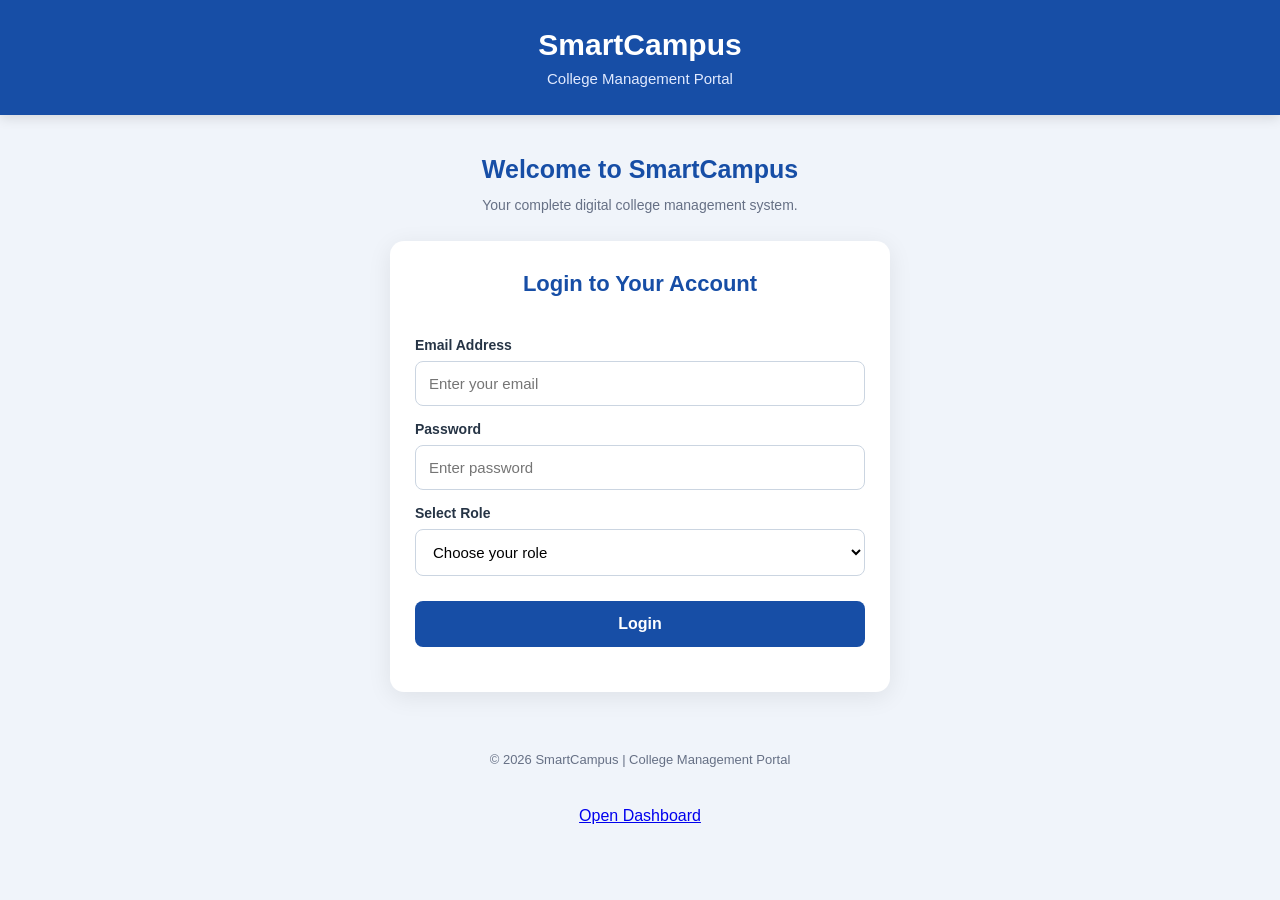
<file: index.html>
<!DOCTYPE html>
<html lang="en">
<head>
    <meta charset="UTF-8">
    <meta name="viewport" content="width=device-width, initial-scale=1.0">
    <title>SmartCampus - College Portal</title>
    <link rel="stylesheet" href="style.css">
</head>
<body>

    <header class="header">
        <h1>SmartCampus</h1>
        <p>College Management Portal</p>
    </header>

    <main class="container">

        <section class="welcome">
            <h2>Welcome to SmartCampus</h2>
            <p>Your complete digital college management system.</p>
        </section>

        <section class="login-section">
            <h2>Login to Your Account</h2>

            <form id="loginForm">

                <label>Email Address</label>
                <input type="email" id="email"
                    placeholder="Enter your email" required>

                <label>Password</label>
                <input type="password" id="password"
                    placeholder="Enter password" required>

                <label>Select Role</label>
                <select id="role" required>
                    <option value="">Choose your role</option>
                    <option value="admin">Admin</option>
                    <option value="teacher">Teacher</option>
                    <option value="student">Student</option>
                </select>

                <button type="submit">Login</button>

            </form>

            <p id="message"></p>
        </section>

    </main>

    <footer>
        <p>© 2026 SmartCampus | College Management Portal</p>
    </footer>

    <script src="script.js"></script>
  <p style="text-align:center; margin:20px;">
    <a href="dashboard.html">Open Dashboard</a>
  </p>
</body>
</html>
</file>
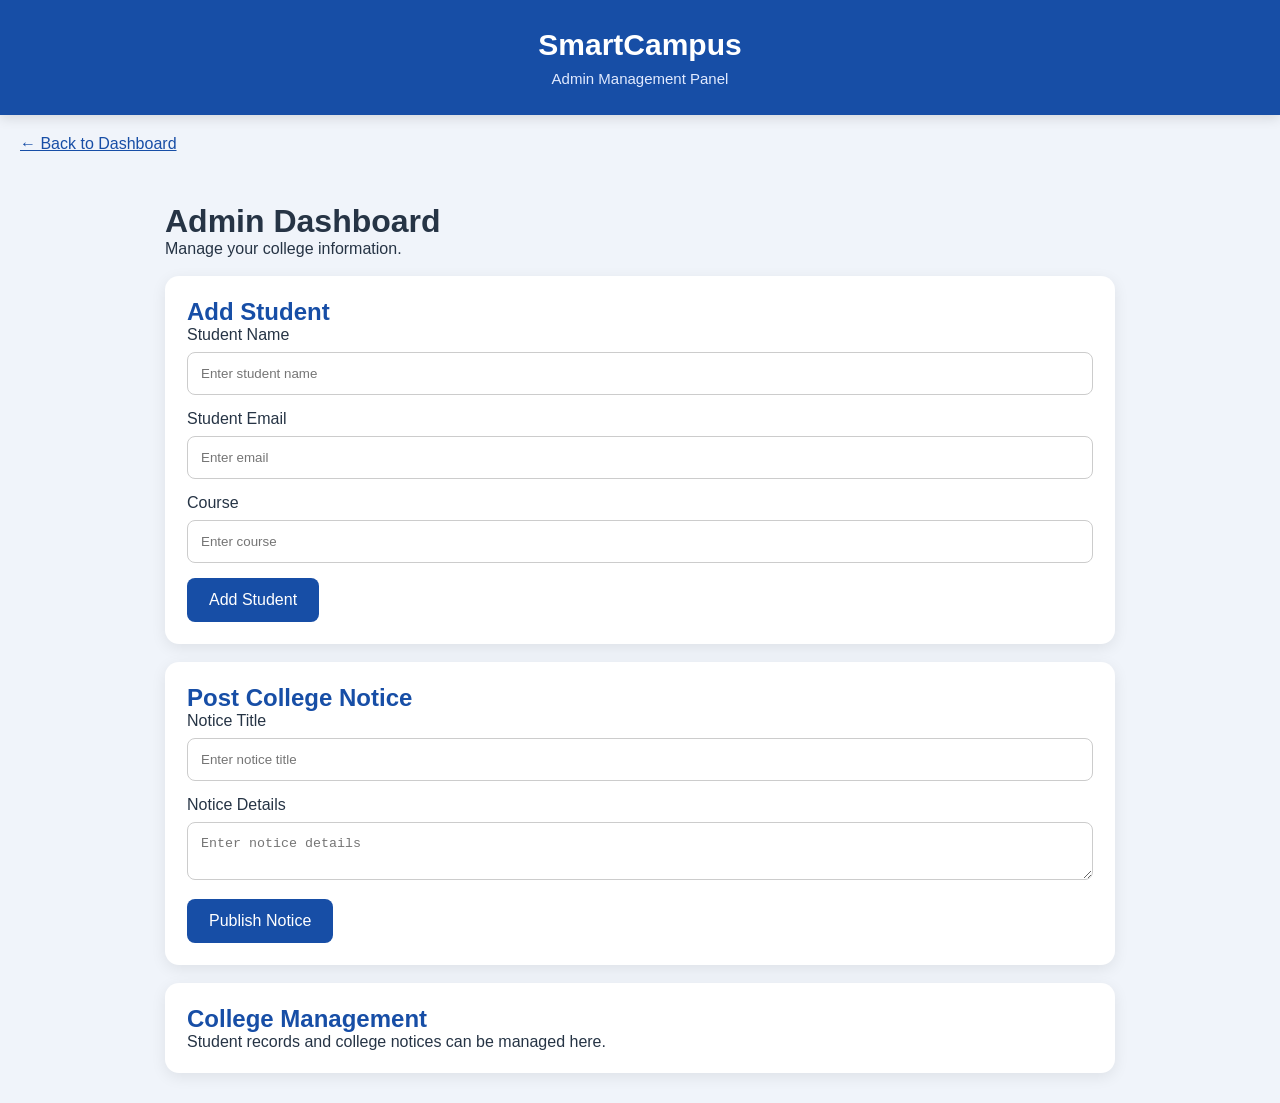
<file: admin.html>
<!DOCTYPE html>
<html lang="en">
<head>
    <meta charset="UTF-8">
    <meta name="viewport" content="width=device-width, initial-scale=1.0">
    <title>SmartCampus - Admin Panel</title>
    <link rel="stylesheet" href="style.css">
    <style>
        .admin-container {
            width: 90%;
            max-width: 950px;
            margin: 30px auto;
        }
        .admin-card {
            background: white;
            padding: 22px;
            margin: 18px 0;
            border-radius: 14px;
            box-shadow: 0 4px 15px rgba(0,0,0,0.08);
        }
        .admin-card h2 {
            color: #174ea6;
        }
        .admin-card input,
        .admin-card select,
        .admin-card textarea {
            width: 100%;
            padding: 13px;
            margin: 8px 0 15px;
            border: 1px solid #ccc;
            border-radius: 8px;
            box-sizing: border-box;
        }
        .admin-card button {
            background: #174ea6;
            color: white;
            border: none;
            padding: 13px 22px;
            border-radius: 8px;
            font-size: 16px;
        }
        .back-link {
            display: inline-block;
            margin: 20px;
            color: #174ea6;
        }
    </style>
</head>
<body>

<header class="header">
    <h1>SmartCampus</h1>
    <p>Admin Management Panel</p>
</header>

<a class="back-link" href="dashboard.html">← Back to Dashboard</a>

<main class="admin-container">

    <h1>Admin Dashboard</h1>
    <p>Manage your college information.</p>

    <section class="admin-card">
        <h2>Add Student</h2>

        <form id="studentForm">
            <label>Student Name</label>
            <input type="text" id="studentName" placeholder="Enter student name" required>

            <label>Student Email</label>
            <input type="email" id="studentEmail" placeholder="Enter email" required>

            <label>Course</label>
            <input type="text" id="studentCourse" placeholder="Enter course" required>

            <button type="submit">Add Student</button>
        </form>
        <p id="studentMessage"></p>
    </section>

    <section class="admin-card">
        <h2>Post College Notice</h2>

        <form id="noticeForm">
            <label>Notice Title</label>
            <input type="text" id="noticeTitle" placeholder="Enter notice title" required>

            <label>Notice Details</label>
            <textarea id="noticeDetails" placeholder="Enter notice details" required></textarea>

            <button type="submit">Publish Notice</button>
        </form>
        <p id="noticeMessage"></p>
    </section>

    <section class="admin-card">
        <h2>College Management</h2>
        <p>Student records and college notices can be managed here.</p>
    </section>

</main>

<script>
document.getElementById("studentForm").addEventListener("submit", function(e) {
    e.preventDefault();
    document.getElementById("studentMessage").textContent =
        "Student form submitted successfully (demo only).";
    this.reset();
});

document.getElementById("noticeForm").addEventListener("submit", function(e) {
    e.preventDefault();
    document.getElementById("noticeMessage").textContent =
        "Notice published successfully (demo only).";
    this.reset();
});
</script>

</body>
</html>
</file>
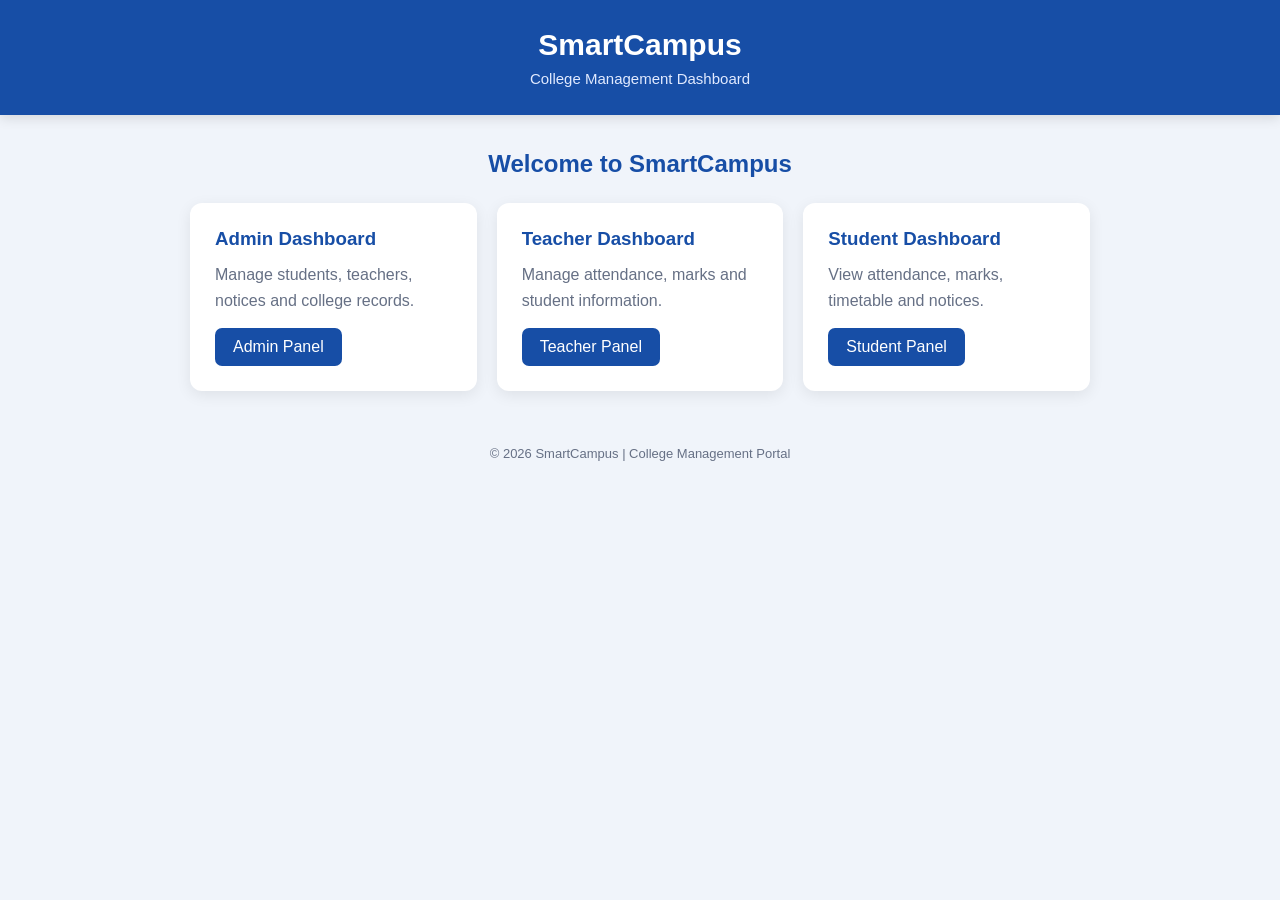
<file: dashboard.html>
<!DOCTYPE html>
<html lang="en">
<head>
    <meta charset="UTF-8">
    <meta name="viewport" content="width=device-width, initial-scale=1.0">

    <title>SmartCampus Dashboard</title>

    <link rel="stylesheet" href="style.css">

    <style>
        .dashboard {
            width: 90%;
            max-width: 900px;
            margin: 35px auto;
        }

        .dashboard h2 {
            color: #174ea6;
            text-align: center;
            margin-bottom: 25px;
        }

        .dashboard-grid {
            display: grid;
            grid-template-columns: repeat(auto-fit, minmax(220px, 1fr));
            gap: 20px;
        }

        .dashboard-card {
            background: white;
            padding: 25px;
            border-radius: 12px;
            box-shadow: 0 4px 15px rgba(0,0,0,0.08);
        }

        .dashboard-card h3 {
            color: #174ea6;
            margin-bottom: 12px;
        }

        .dashboard-card p {
            color: #667085;
            line-height: 1.6;
        }

        .dashboard-card a {
            display: inline-block;
            margin-top: 15px;
            padding: 10px 18px;
            background: #174ea6;
            color: white;
            border-radius: 7px;
            text-decoration: none;
        }
    </style>
</head>

<body>

    <header class="header">
        <h1>SmartCampus</h1>
        <p>College Management Dashboard</p>
    </header>

    <main class="dashboard">

        <h2>Welcome to SmartCampus</h2>

        <div class="dashboard-grid">

            <div class="dashboard-card">
                <h3>Admin Dashboard</h3>
                <p>Manage students, teachers, notices and college records.</p>
                <a href="admin.html">Admin Panel</a>
            </div>

            <div class="dashboard-card">
                <h3>Teacher Dashboard</h3>
                <p>Manage attendance, marks and student information.</p>
                <a href="teacher.html">Teacher Panel</a>
            </div>

            <div class="dashboard-card">
                <h3>Student Dashboard</h3>
                <p>View attendance, marks, timetable and notices.</p>
                <a href="student.html">Student Panel</a>
            </div>

        </div>

    </main>

    <footer>
        <p>© 2026 SmartCampus | College Management Portal</p>
    </footer>

</body>
</html>
</file>
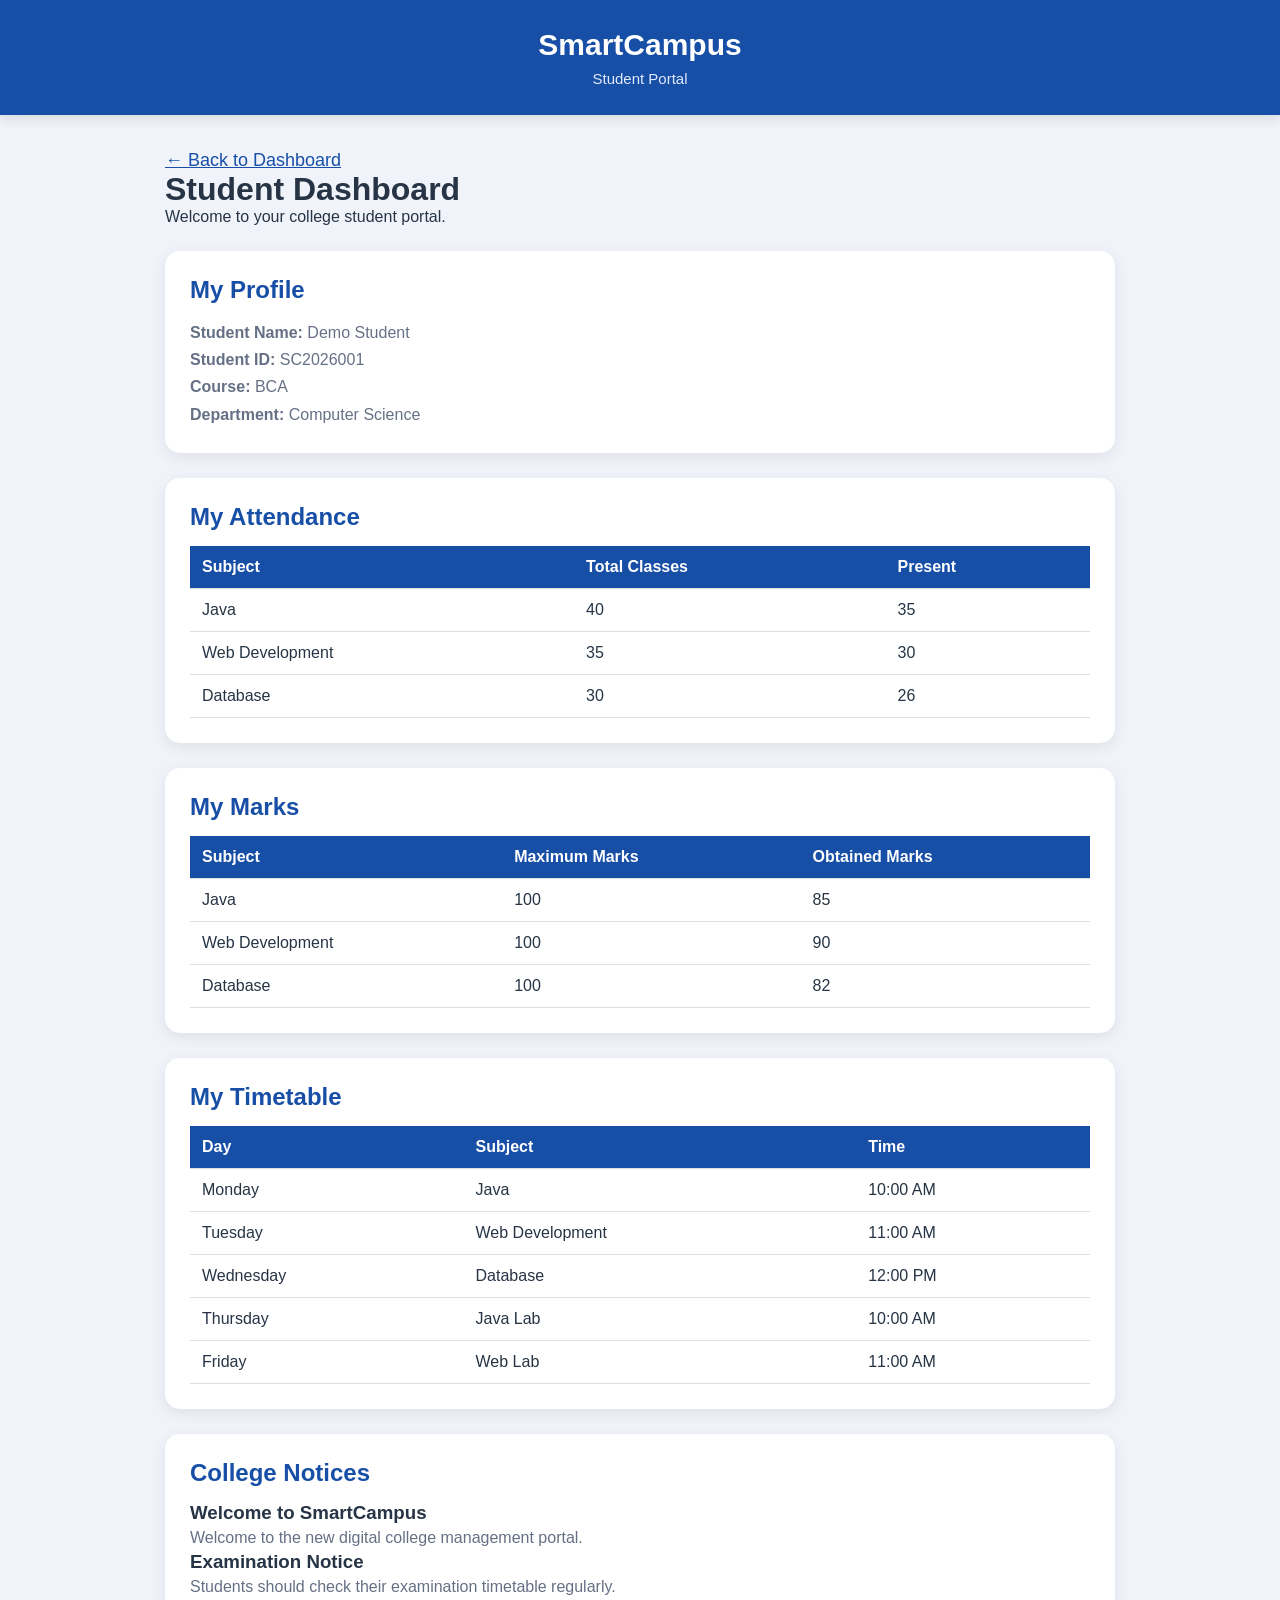
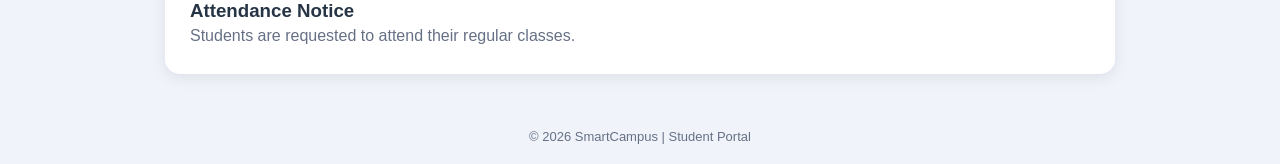
<file: student.html>
<!DOCTYPE html>
<html lang="en">
<head>
    <meta charset="UTF-8">
    <meta name="viewport" content="width=device-width, initial-scale=1.0">

    <title>SmartCampus - Student Portal</title>

    <link rel="stylesheet" href="style.css">

    <style>
        .student-container {
            width: 90%;
            max-width: 950px;
            margin: 35px auto;
        }

        .student-card {
            background: white;
            padding: 25px;
            margin: 25px 0;
            border-radius: 15px;
            box-shadow: 0 4px 15px rgba(0,0,0,0.08);
        }

        .student-card h2 {
            color: #174ea6;
            margin-bottom: 15px;
        }

        .student-card p {
            color: #667085;
            line-height: 1.7;
        }

        .student-card table {
            width: 100%;
            border-collapse: collapse;
            margin-top: 15px;
        }

        .student-card th,
        .student-card td {
            padding: 12px;
            text-align: left;
            border-bottom: 1px solid #ddd;
        }

        .student-card th {
            background: #174ea6;
            color: white;
        }

        .back-link {
            color: #174ea6;
            font-size: 18px;
        }

        @media(max-width: 500px) {
            .student-card {
                padding: 18px;
            }

            .student-card table {
                font-size: 13px;
            }
        }
    </style>
</head>

<body>

<header class="header">
    <h1>SmartCampus</h1>
    <p>Student Portal</p>
</header>

<main class="student-container">

    <a class="back-link" href="dashboard.html">
        ← Back to Dashboard
    </a>

    <h1>Student Dashboard</h1>
    <p>Welcome to your college student portal.</p>

    <!-- Student Profile -->
    <section class="student-card">
        <h2>My Profile</h2>
        <p><strong>Student Name:</strong> Demo Student</p>
        <p><strong>Student ID:</strong> SC2026001</p>
        <p><strong>Course:</strong> BCA</p>
        <p><strong>Department:</strong> Computer Science</p>
    </section>

    <!-- Attendance -->
    <section class="student-card">
        <h2>My Attendance</h2>

        <table>
            <tr>
                <th>Subject</th>
                <th>Total Classes</th>
                <th>Present</th>
            </tr>

            <tr>
                <td>Java</td>
                <td>40</td>
                <td>35</td>
            </tr>

            <tr>
                <td>Web Development</td>
                <td>35</td>
                <td>30</td>
            </tr>

            <tr>
                <td>Database</td>
                <td>30</td>
                <td>26</td>
            </tr>
        </table>
    </section>

    <!-- Marks -->
    <section class="student-card">
        <h2>My Marks</h2>

        <table>
            <tr>
                <th>Subject</th>
                <th>Maximum Marks</th>
                <th>Obtained Marks</th>
            </tr>

            <tr>
                <td>Java</td>
                <td>100</td>
                <td>85</td>
            </tr>

            <tr>
                <td>Web Development</td>
                <td>100</td>
                <td>90</td>
            </tr>

            <tr>
                <td>Database</td>
                <td>100</td>
                <td>82</td>
            </tr>
        </table>
    </section>

    <!-- Timetable -->
    <section class="student-card">
        <h2>My Timetable</h2>

        <table>
            <tr>
                <th>Day</th>
                <th>Subject</th>
                <th>Time</th>
            </tr>

            <tr>
                <td>Monday</td>
                <td>Java</td>
                <td>10:00 AM</td>
            </tr>

            <tr>
                <td>Tuesday</td>
                <td>Web Development</td>
                <td>11:00 AM</td>
            </tr>

            <tr>
                <td>Wednesday</td>
                <td>Database</td>
                <td>12:00 PM</td>
            </tr>

            <tr>
                <td>Thursday</td>
                <td>Java Lab</td>
                <td>10:00 AM</td>
            </tr>

            <tr>
                <td>Friday</td>
                <td>Web Lab</td>
                <td>11:00 AM</td>
            </tr>
        </table>
    </section>

    <!-- Notices -->
    <section class="student-card">
        <h2>College Notices</h2>

        <h3>Welcome to SmartCampus</h3>
        <p>Welcome to the new digital college management portal.</p>

        <h3>Examination Notice</h3>
        <p>Students should check their examination timetable regularly.</p>

        <h3>Attendance Notice</h3>
        <p>Students are requested to attend their regular classes.</p>
    </section>

</main>

<footer>
    <p>© 2026 SmartCampus | Student Portal</p>
</footer>

</body>
</html>
</file>
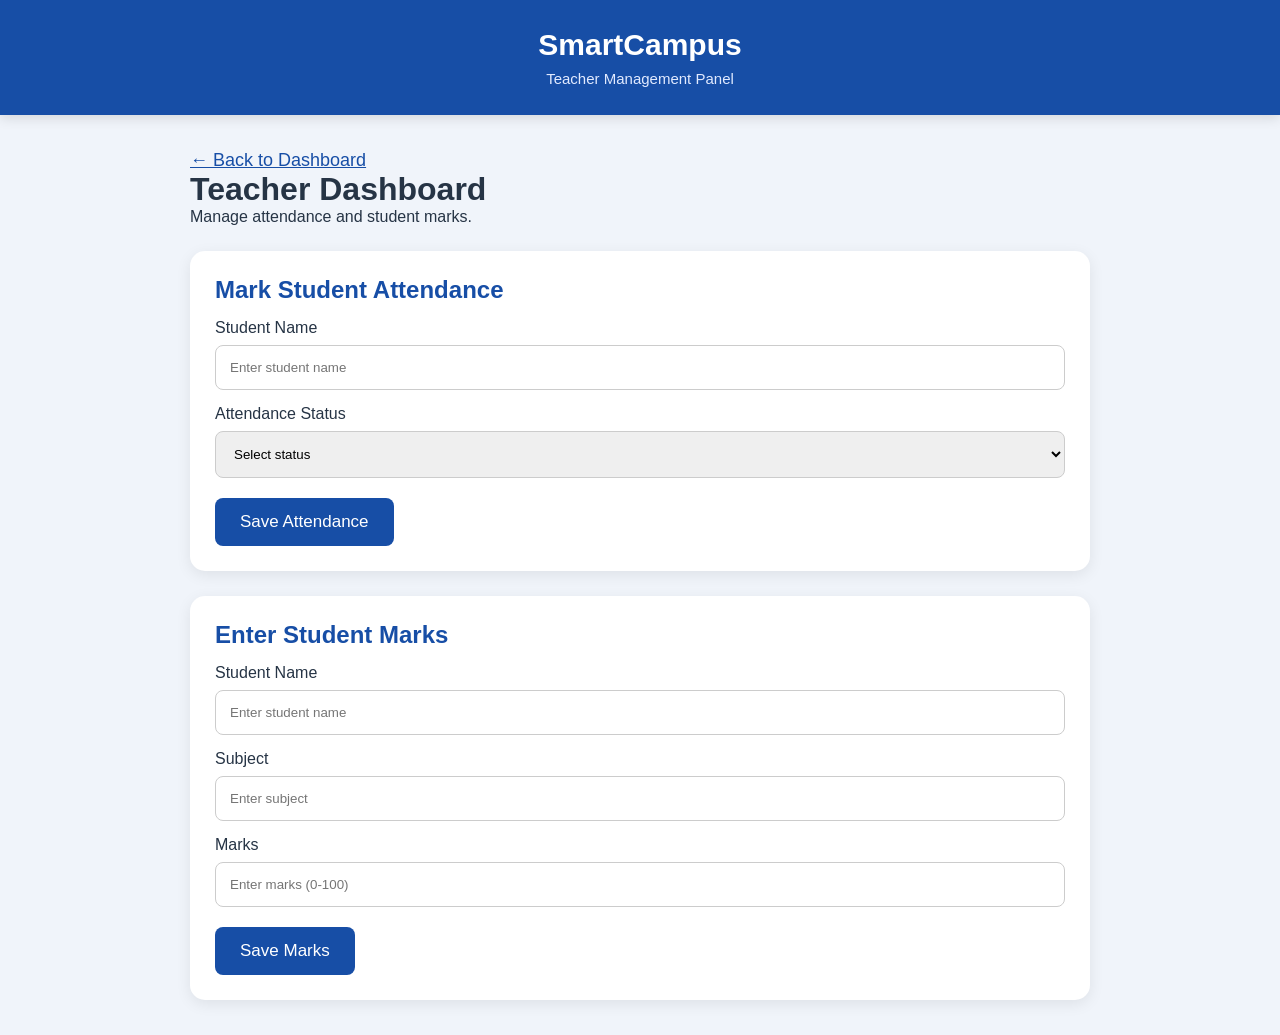
<file: teacher.html>
<!DOCTYPE html>
<html lang="en">
<head>
    <meta charset="UTF-8">
    <meta name="viewport" content="width=device-width, initial-scale=1.0">
    <title>SmartCampus - Teacher Panel</title>
    <link rel="stylesheet" href="style.css">

    <style>
        .teacher-container {
            width: 90%;
            max-width: 900px;
            margin: 35px auto;
        }

        .teacher-card {
            background: white;
            padding: 25px;
            margin: 25px 0;
            border-radius: 15px;
            box-shadow: 0 4px 15px rgba(0,0,0,0.08);
        }

        .teacher-card h2 {
            color: #174ea6;
        }

        .teacher-card label {
            display: block;
            margin-top: 15px;
        }

        .teacher-card input,
        .teacher-card select {
            width: 100%;
            padding: 14px;
            margin-top: 8px;
            border: 1px solid #ccc;
            border-radius: 8px;
            box-sizing: border-box;
        }

        .teacher-card button {
            margin-top: 20px;
            padding: 14px 25px;
            background: #174ea6;
            color: white;
            border: none;
            border-radius: 8px;
            font-size: 17px;
        }

        .back-link {
            color: #174ea6;
            font-size: 18px;
        }
    </style>
</head>

<body>

<header class="header">
    <h1>SmartCampus</h1>
    <p>Teacher Management Panel</p>
</header>

<main class="teacher-container">

    <a class="back-link" href="dashboard.html">
        ← Back to Dashboard
    </a>

    <h1>Teacher Dashboard</h1>
    <p>Manage attendance and student marks.</p>

    <section class="teacher-card">
        <h2>Mark Student Attendance</h2>

        <form id="attendanceForm">
            <label>Student Name</label>
            <input type="text" id="studentName"
                placeholder="Enter student name" required>

            <label>Attendance Status</label>
            <select id="attendanceStatus" required>
                <option value="">Select status</option>
                <option value="Present">Present</option>
                <option value="Absent">Absent</option>
            </select>

            <button type="submit">Save Attendance</button>
        </form>

        <p id="attendanceMessage"></p>
    </section>

    <section class="teacher-card">
        <h2>Enter Student Marks</h2>

        <form id="marksForm">
            <label>Student Name</label>
            <input type="text" id="marksStudent"
                placeholder="Enter student name" required>

            <label>Subject</label>
            <input type="text" id="subject"
                placeholder="Enter subject" required>

            <label>Marks</label>
            <input type="number" id="marks"
                placeholder="Enter marks (0-100)"
                min="0" max="100" required>

            <button type="submit">Save Marks</button>
        </form>

        <p id="marksMessage"></p>
    </section>

</main>

<script>
document.getElementById("attendanceForm")
.addEventListener("submit", function(event) {
    event.preventDefault();

    document.getElementById("attendanceMessage").textContent =
        "Attendance saved successfully (demo only).";

    this.reset();
});

document.getElementById("marksForm")
.addEventListener("submit", function(event) {
    event.preventDefault();

    document.getElementById("marksMessage").textContent =
        "Student marks saved successfully (demo only).";

    this.reset();
});
</script>

</body>
</html>
</file>
<file: style.css>
/* SmartCampus - College Portal */

* {
    margin: 0;
    padding: 0;
    box-sizing: border-box;
}

body {
    font-family: Arial, sans-serif;
    background: #f0f4fa;
    color: #263445;
    min-height: 100vh;
}

/* Header */

.header {
    background: #174ea6;
    color: white;
    text-align: center;
    padding: 28px 15px;
    box-shadow: 0 3px 12px rgba(0, 0, 0, 0.12);
}

.header h1 {
    font-size: 30px;
    margin-bottom: 8px;
}

.header p {
    font-size: 15px;
    color: #e1eaff;
}

/* Main Container */

.container {
    width: 90%;
    max-width: 500px;
    margin: 40px auto;
}

/* Welcome Section */

.welcome {
    text-align: center;
    margin-bottom: 25px;
}

.welcome h2 {
    color: #174ea6;
    font-size: 25px;
    margin-bottom: 10px;
}

.welcome p {
    color: #667085;
    font-size: 14px;
    line-height: 1.6;
}

/* Login Section */

.login-section {
    background: white;
    padding: 30px 25px;
    border-radius: 14px;
    box-shadow: 0 5px 25px rgba(0, 0, 0, 0.08);
}

.login-section h2 {
    text-align: center;
    color: #174ea6;
    margin-bottom: 25px;
    font-size: 22px;
}

/* Form */

#loginForm {
    display: flex;
    flex-direction: column;
}

#loginForm label {
    font-weight: bold;
    margin-bottom: 8px;
    margin-top: 15px;
    font-size: 14px;
}

#loginForm input,
#loginForm select {
    width: 100%;
    padding: 13px;
    border: 1px solid #cbd5e1;
    border-radius: 8px;
    font-size: 15px;
    background: #fff;
    outline: none;
}

#loginForm input:focus,
#loginForm select:focus {
    border-color: #174ea6;
    box-shadow: 0 0 0 3px rgba(23, 78, 166, 0.12);
}

/* Login Button */

#loginForm button {
    margin-top: 25px;
    padding: 14px;
    background: #174ea6;
    color: white;
    border: none;
    border-radius: 8px;
    font-size: 16px;
    font-weight: bold;
    cursor: pointer;
}

#loginForm button:active {
    background: #103b80;
}

/* Message */

#message {
    text-align: center;
    margin-top: 15px;
    color: #174ea6;
    font-size: 14px;
}

/* Footer */

footer {
    text-align: center;
    padding: 20px 10px;
    color: #667085;
    font-size: 13px;
}

/* Mobile Responsive */

@media (max-width: 480px) {
    .container {
        width: 92%;
        margin: 25px auto;
    }

    .login-section {
        padding: 25px 18px;
    }

    .header h1 {
        font-size: 26px;
    }
}
</file>
